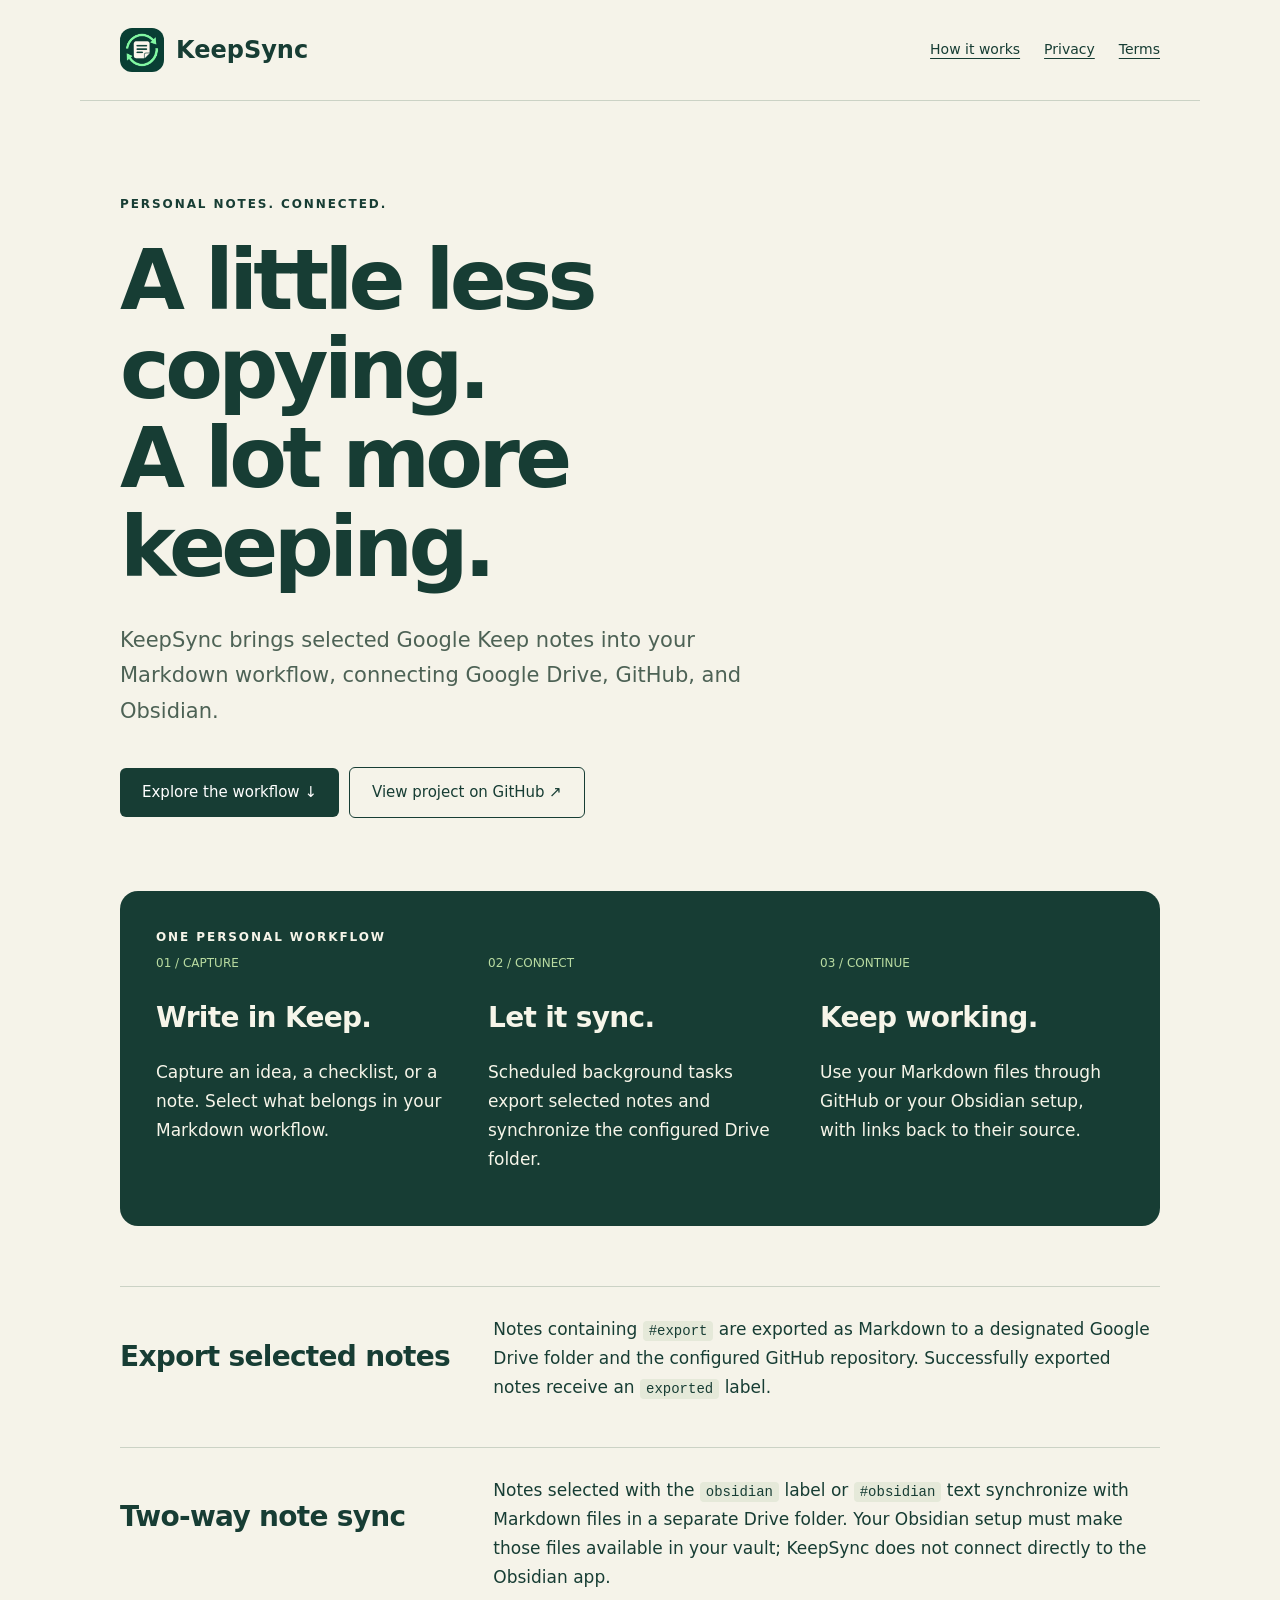
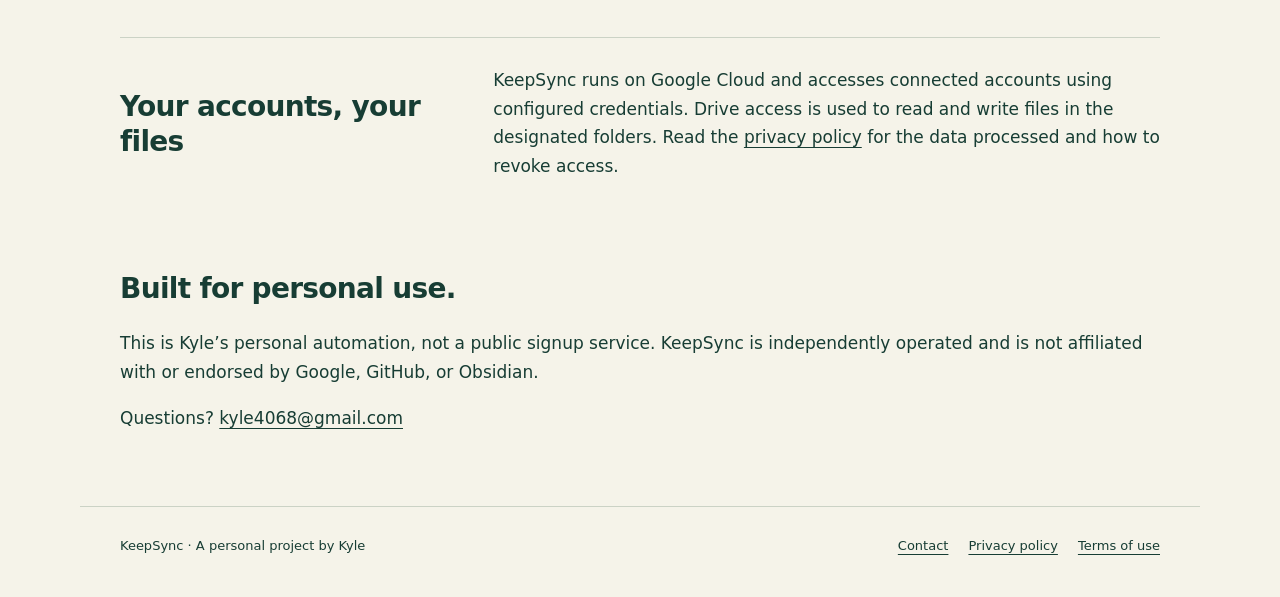
<file: index.html>
<!doctype html><html lang="en"><head><meta charset="utf-8"><meta name="viewport" content="width=device-width,initial-scale=1"><title>Personal note sync · KeepSync</title><meta name="description" content="KeepSync exports selected Google Keep notes and connects Markdown workflows through Google Drive and GitHub."><link rel="icon" href="logo.png"><link rel="stylesheet" href="style.css"></head><body><header><a class="brand" href="./"><img src="logo.png" alt="">KeepSync</a><nav aria-label="Main navigation"><a href="./#how-it-works">How it works</a><a href="privacy.html">Privacy</a><a href="terms.html">Terms</a></nav></header><main><div class="hero"><div class="eyebrow">Personal notes. Connected.</div><h1>A little less copying.<br>A lot more keeping.</h1><p class="lead">KeepSync brings selected Google Keep notes into your Markdown workflow, connecting Google Drive, GitHub, and Obsidian.</p><a class="button" href="#how-it-works">Explore the workflow ↓</a><a class="button secondary" href="https://github.com/Kyle46220/keep-sync">View project on GitHub ↗</a></div><div class="flow" id="how-it-works"><div class="eyebrow">One personal workflow</div><div class="steps"><div><span>01 / CAPTURE</span><h2>Write in Keep.</h2><p>Capture an idea, a checklist, or a note. Select what belongs in your Markdown workflow.</p></div><div><span>02 / CONNECT</span><h2>Let it sync.</h2><p>Scheduled background tasks export selected notes and synchronize the configured Drive folder.</p></div><div><span>03 / CONTINUE</span><h2>Keep working.</h2><p>Use your Markdown files through GitHub or your Obsidian setup, with links back to their source.</p></div></div></div><section><div class="info"><h2>Export selected notes</h2><p>Notes containing <code>#export</code> are exported as Markdown to a designated Google Drive folder and the configured GitHub repository. Successfully exported notes receive an <code>exported</code> label.</p></div><div class="info"><h2>Two-way note sync</h2><p>Notes selected with the <code>obsidian</code> label or <code>#obsidian</code> text synchronize with Markdown files in a separate Drive folder. Your Obsidian setup must make those files available in your vault; KeepSync does not connect directly to the Obsidian app.</p></div><div class="info"><h2>Your accounts, your files</h2><p>KeepSync runs on Google Cloud and accesses connected accounts using configured credentials. Drive access is used to read and write files in the designated folders. Read the <a href="privacy.html">privacy policy</a> for the data processed and how to revoke access.</p></div></section><section><h2>Built for personal use.</h2><p>This is Kyle’s personal automation, not a public signup service. KeepSync is independently operated and is not affiliated with or endorsed by Google, GitHub, or Obsidian.</p><p>Questions? <a href="mailto:kyle4068@gmail.com">kyle4068@gmail.com</a></p></section></main><footer><span>KeepSync · A personal project by Kyle</span><div class="footerlinks"><a href="mailto:kyle4068@gmail.com">Contact</a><a href="privacy.html">Privacy policy</a><a href="terms.html">Terms of use</a></div></footer></body></html>
</file>
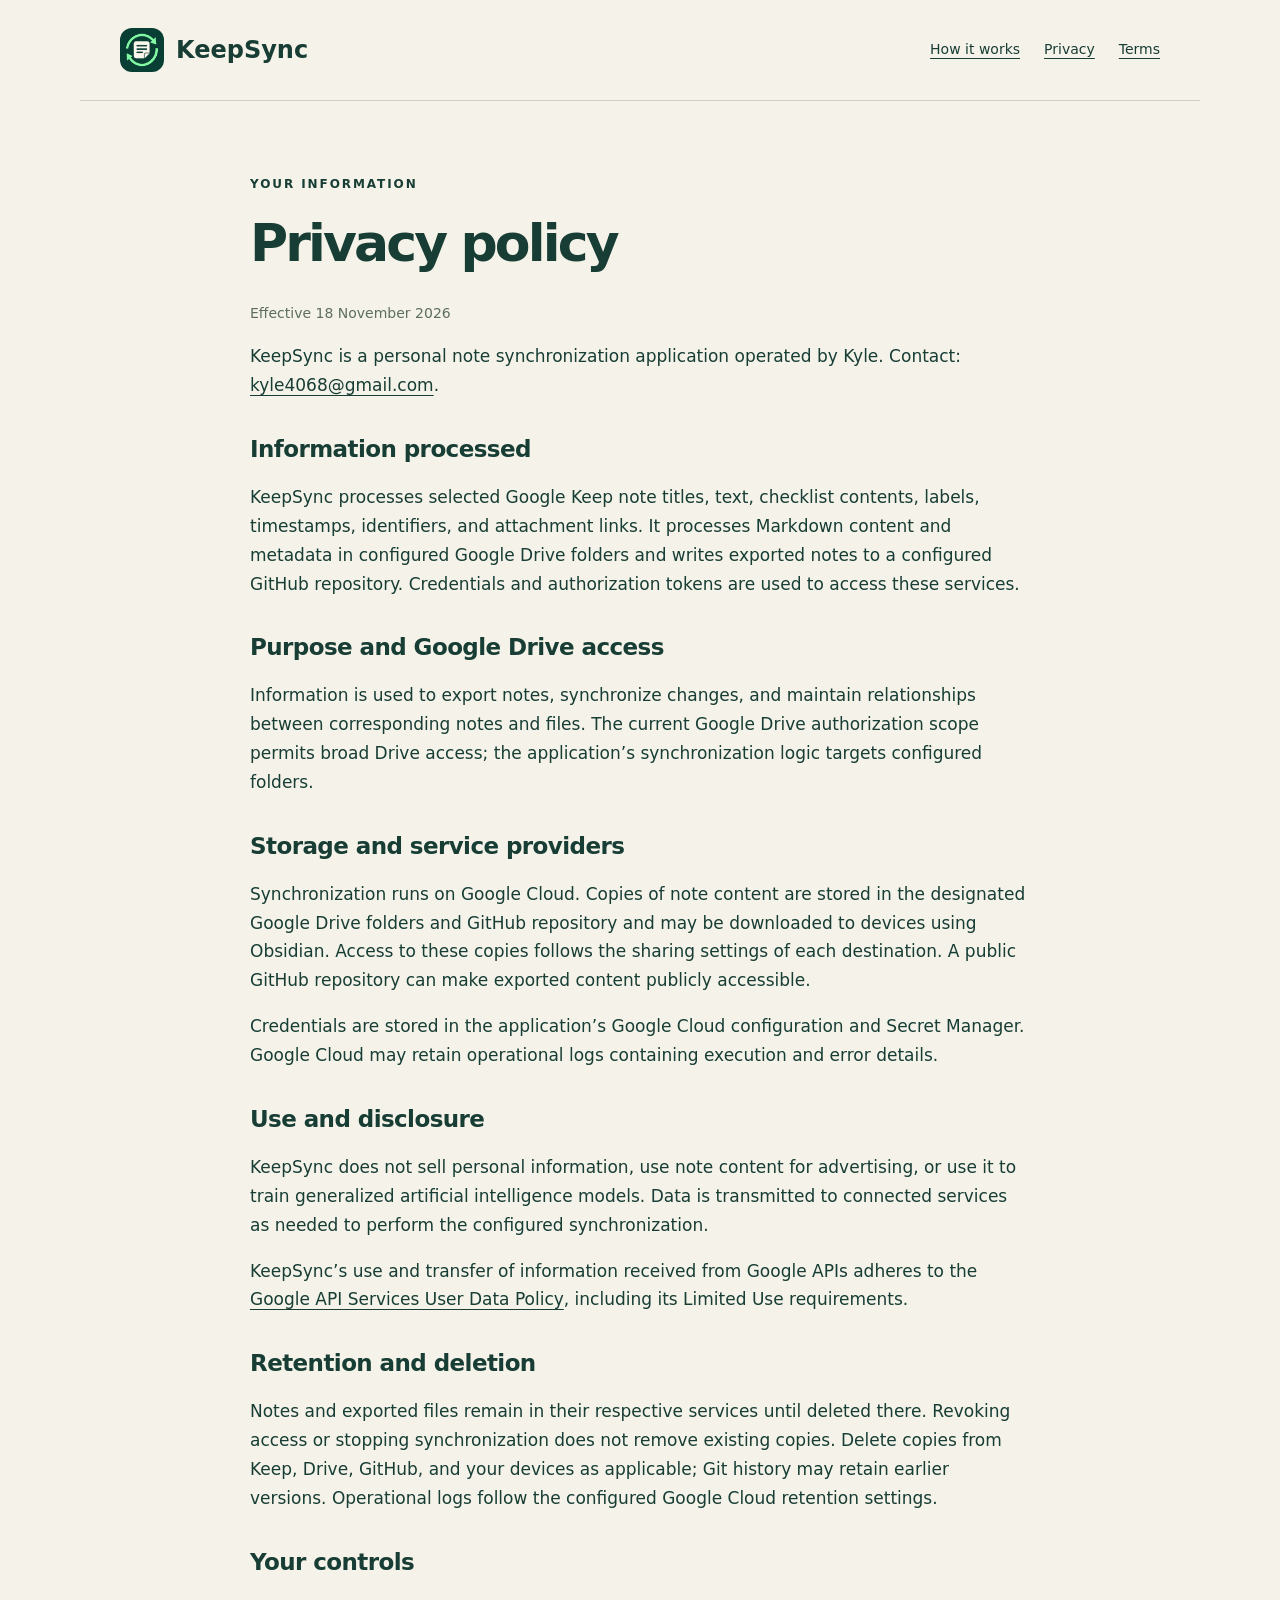
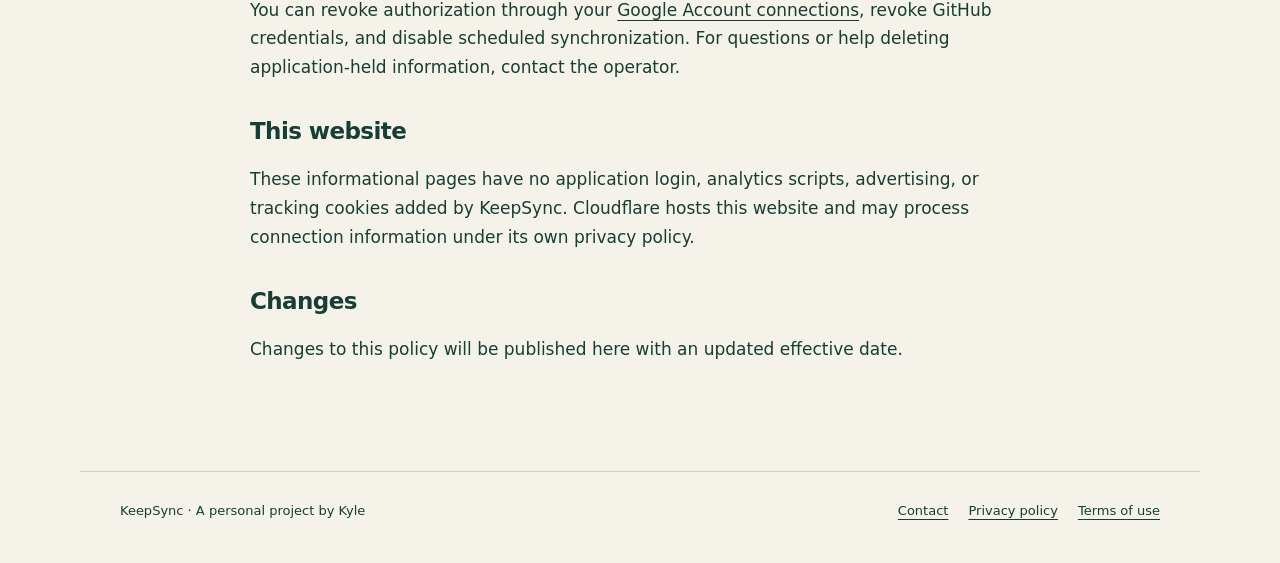
<file: privacy.html>
<!doctype html><html lang="en"><head><meta charset="utf-8"><meta name="viewport" content="width=device-width,initial-scale=1"><title>Privacy policy · KeepSync</title><meta name="description" content="How KeepSync processes note content, account authorization, and synchronized files."><link rel="icon" href="logo.png"><link rel="stylesheet" href="style.css"></head><body><header><a class="brand" href="./"><img src="logo.png" alt="">KeepSync</a><nav aria-label="Main navigation"><a href="./#how-it-works">How it works</a><a href="privacy.html">Privacy</a><a href="terms.html">Terms</a></nav></header><main><article class="legal"><div class="eyebrow">Your information</div><h1>Privacy policy</h1><p class="muted">Effective 18 November 2026</p><p>KeepSync is a personal note synchronization application operated by Kyle. Contact: <a href="mailto:kyle4068@gmail.com">kyle4068@gmail.com</a>.</p><h2>Information processed</h2><p>KeepSync processes selected Google Keep note titles, text, checklist contents, labels, timestamps, identifiers, and attachment links. It processes Markdown content and metadata in configured Google Drive folders and writes exported notes to a configured GitHub repository. Credentials and authorization tokens are used to access these services.</p><h2>Purpose and Google Drive access</h2><p>Information is used to export notes, synchronize changes, and maintain relationships between corresponding notes and files. The current Google Drive authorization scope permits broad Drive access; the application’s synchronization logic targets configured folders.</p><h2>Storage and service providers</h2><p>Synchronization runs on Google Cloud. Copies of note content are stored in the designated Google Drive folders and GitHub repository and may be downloaded to devices using Obsidian. Access to these copies follows the sharing settings of each destination. A public GitHub repository can make exported content publicly accessible.</p><p>Credentials are stored in the application’s Google Cloud configuration and Secret Manager. Google Cloud may retain operational logs containing execution and error details.</p><h2>Use and disclosure</h2><p>KeepSync does not sell personal information, use note content for advertising, or use it to train generalized artificial intelligence models. Data is transmitted to connected services as needed to perform the configured synchronization.</p><p>KeepSync’s use and transfer of information received from Google APIs adheres to the <a href="https://developers.google.com/terms/api-services-user-data-policy">Google API Services User Data Policy</a>, including its Limited Use requirements.</p><h2>Retention and deletion</h2><p>Notes and exported files remain in their respective services until deleted there. Revoking access or stopping synchronization does not remove existing copies. Delete copies from Keep, Drive, GitHub, and your devices as applicable; Git history may retain earlier versions. Operational logs follow the configured Google Cloud retention settings.</p><h2>Your controls</h2><p>You can revoke authorization through your <a href="https://myaccount.google.com/permissions">Google Account connections</a>, revoke GitHub credentials, and disable scheduled synchronization. For questions or help deleting application-held information, contact the operator.</p><h2>This website</h2><p>These informational pages have no application login, analytics scripts, advertising, or tracking cookies added by KeepSync. Cloudflare hosts this website and may process connection information under its own privacy policy.</p><h2>Changes</h2><p>Changes to this policy will be published here with an updated effective date.</p></article></main><footer><span>KeepSync · A personal project by Kyle</span><div class="footerlinks"><a href="mailto:kyle4068@gmail.com">Contact</a><a href="privacy.html">Privacy policy</a><a href="terms.html">Terms of use</a></div></footer></body></html>
</file>
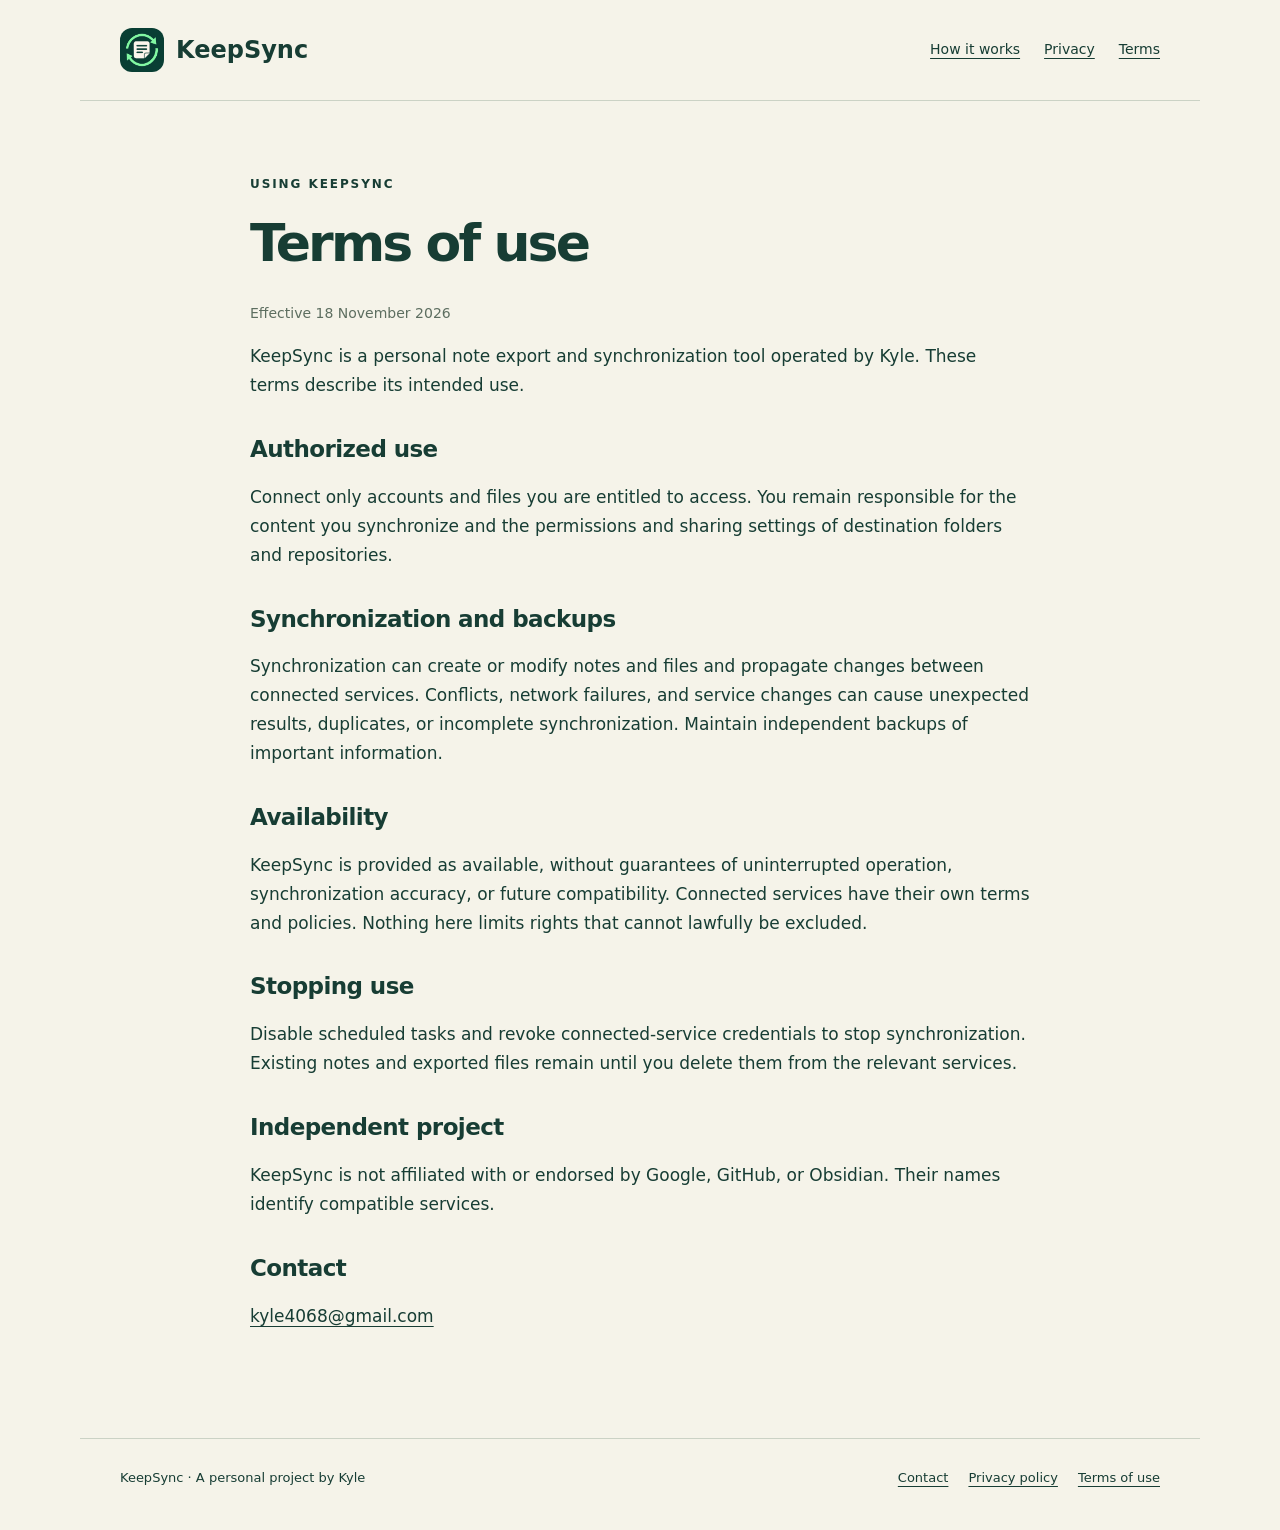
<file: terms.html>
<!doctype html><html lang="en"><head><meta charset="utf-8"><meta name="viewport" content="width=device-width,initial-scale=1"><title>Terms of use · KeepSync</title><meta name="description" content="Terms for personal note export and synchronization with KeepSync."><link rel="icon" href="logo.png"><link rel="stylesheet" href="style.css"></head><body><header><a class="brand" href="./"><img src="logo.png" alt="">KeepSync</a><nav aria-label="Main navigation"><a href="./#how-it-works">How it works</a><a href="privacy.html">Privacy</a><a href="terms.html">Terms</a></nav></header><main><article class="legal"><div class="eyebrow">Using KeepSync</div><h1>Terms of use</h1><p class="muted">Effective 18 November 2026</p><p>KeepSync is a personal note export and synchronization tool operated by Kyle. These terms describe its intended use.</p><h2>Authorized use</h2><p>Connect only accounts and files you are entitled to access. You remain responsible for the content you synchronize and the permissions and sharing settings of destination folders and repositories.</p><h2>Synchronization and backups</h2><p>Synchronization can create or modify notes and files and propagate changes between connected services. Conflicts, network failures, and service changes can cause unexpected results, duplicates, or incomplete synchronization. Maintain independent backups of important information.</p><h2>Availability</h2><p>KeepSync is provided as available, without guarantees of uninterrupted operation, synchronization accuracy, or future compatibility. Connected services have their own terms and policies. Nothing here limits rights that cannot lawfully be excluded.</p><h2>Stopping use</h2><p>Disable scheduled tasks and revoke connected-service credentials to stop synchronization. Existing notes and exported files remain until you delete them from the relevant services.</p><h2>Independent project</h2><p>KeepSync is not affiliated with or endorsed by Google, GitHub, or Obsidian. Their names identify compatible services.</p><h2>Contact</h2><p><a href="mailto:kyle4068@gmail.com">kyle4068@gmail.com</a></p></article></main><footer><span>KeepSync · A personal project by Kyle</span><div class="footerlinks"><a href="mailto:kyle4068@gmail.com">Contact</a><a href="privacy.html">Privacy policy</a><a href="terms.html">Terms of use</a></div></footer></body></html>
</file>
<file: style.css>
*{box-sizing:border-box}body{margin:0;background:#f5f3e9;color:#173d34;font:17px/1.7 system-ui,sans-serif}a{color:inherit;text-underline-offset:4px}header,main,footer{max-width:1120px;margin:auto;padding:28px 40px}header{display:flex;justify-content:space-between;align-items:center;border-bottom:1px solid #cbd2c5}.brand{font-size:24px;font-weight:750;text-decoration:none;display:flex;gap:12px;align-items:center}.brand img{width:44px;height:44px;border-radius:12px}nav{display:flex;gap:24px;font-size:14px}h1{font-size:clamp(42px,7vw,84px);line-height:1.06;letter-spacing:-.055em;max-width:820px;margin:22px 0 30px}h2{font-size:28px;line-height:1.25;letter-spacing:-.025em}h3{font-size:20px}.eyebrow{font-size:12px;letter-spacing:.16em;text-transform:uppercase;font-weight:700}.hero{padding:65px 0 55px}.lead{max-width:650px;font-size:21px;color:#4d6255}.button{display:inline-block;background:#173d34;color:#fff;padding:12px 22px;border-radius:6px;text-decoration:none;margin:16px 10px 0 0;font-size:15px}.secondary{background:transparent;border:1px solid #173d34;color:#173d34}.flow{background:#173d34;color:#f6f5e9;border-radius:18px;padding:36px;margin:18px 0 60px}.steps{display:grid;grid-template-columns:1fr 1fr 1fr;gap:28px}.steps span{font-size:12px;color:#b9dba1}section{margin:45px 0}code{background:#e5e9d9;padding:2px 6px;border-radius:4px;font-size:14px}.info{border-top:1px solid #cbd2c5;padding:28px 0;display:grid;grid-template-columns:1fr 2fr;gap:40px}.info p{margin-top:0}.legal{max-width:780px;margin:45px auto 80px}.legal h1{font-size:52px}.legal h2{margin-top:35px;font-size:23px}.muted{color:#5d6e60;font-size:14px}footer{border-top:1px solid #cbd2c5;display:flex;justify-content:space-between;font-size:13px;padding-bottom:40px}.footerlinks{display:flex;gap:20px}a:focus-visible{outline:3px solid #739a45;outline-offset:5px}@media(max-width:650px){header,main,footer{padding:22px}header{align-items:flex-start;gap:20px}nav{gap:12px;flex-wrap:wrap;justify-content:flex-end}.steps,.info{grid-template-columns:1fr;gap:12px}.hero{padding:40px 0}.flow{padding:24px}.legal h1{font-size:42px}footer{flex-direction:column;gap:16px}}
</file>
